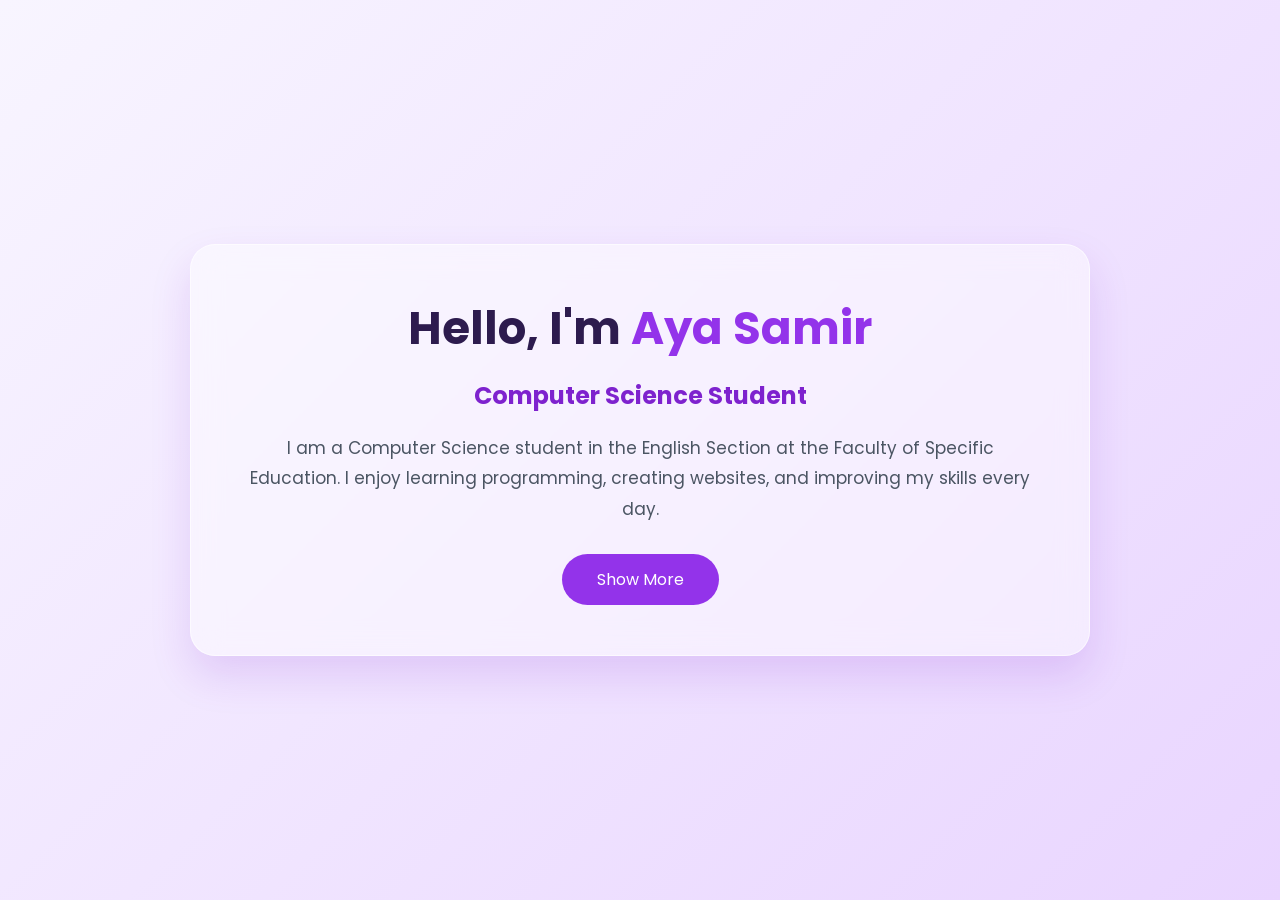
<file: Aya Samir/index.html>
<!DOCTYPE html>
<html lang="en">
<head>
    <meta charset="UTF-8">
    <meta name="viewport" content="width=device-width, initial-scale=1.0">
    <title>Aya Samir | About Me</title>

    <link rel="stylesheet" href="style.css">

    <link rel="preconnect" href="https://fonts.googleapis.com">
    <link rel="preconnect" href="https://fonts.gstatic.com" crossorigin>
    <link href="https://fonts.googleapis.com/css2?family=Poppins:wght@400;600;700&display=swap" rel="stylesheet">
</head>

<body>

<section class="hero">

    <h1>Hello, I'm <span>Aya Samir</span></h1>

    <h2>Computer Science Student</h2>

    <p>
        I am a Computer Science student in the English Section at the
        Faculty of Specific Education. I enjoy learning programming,
        creating websites, and improving my skills every day.
    </p>

    <button id="aboutBtn">Show More</button>

    <div id="aboutBox" style="display:none;">
        <h3>About Me</h3>

        <p>
            I am interested in Front-End Development and currently learning
            HTML, CSS, JavaScript, Git, and GitHub.
        </p>

        <h3>My Skills</h3>

        <ul>
            <li>HTML</li>
            <li>CSS</li>
            <li>JavaScript</li>
            <li>Git & GitHub</li>
            <li>Problem Solving</li>
        </ul>

        <h3>My Goal</h3>

        <p>
            My goal is to become a professional software developer and
            build modern and responsive web applications.
        </p>
    </div>

</section>

<script src="script.js"></script>

</body>
</html>
</file>
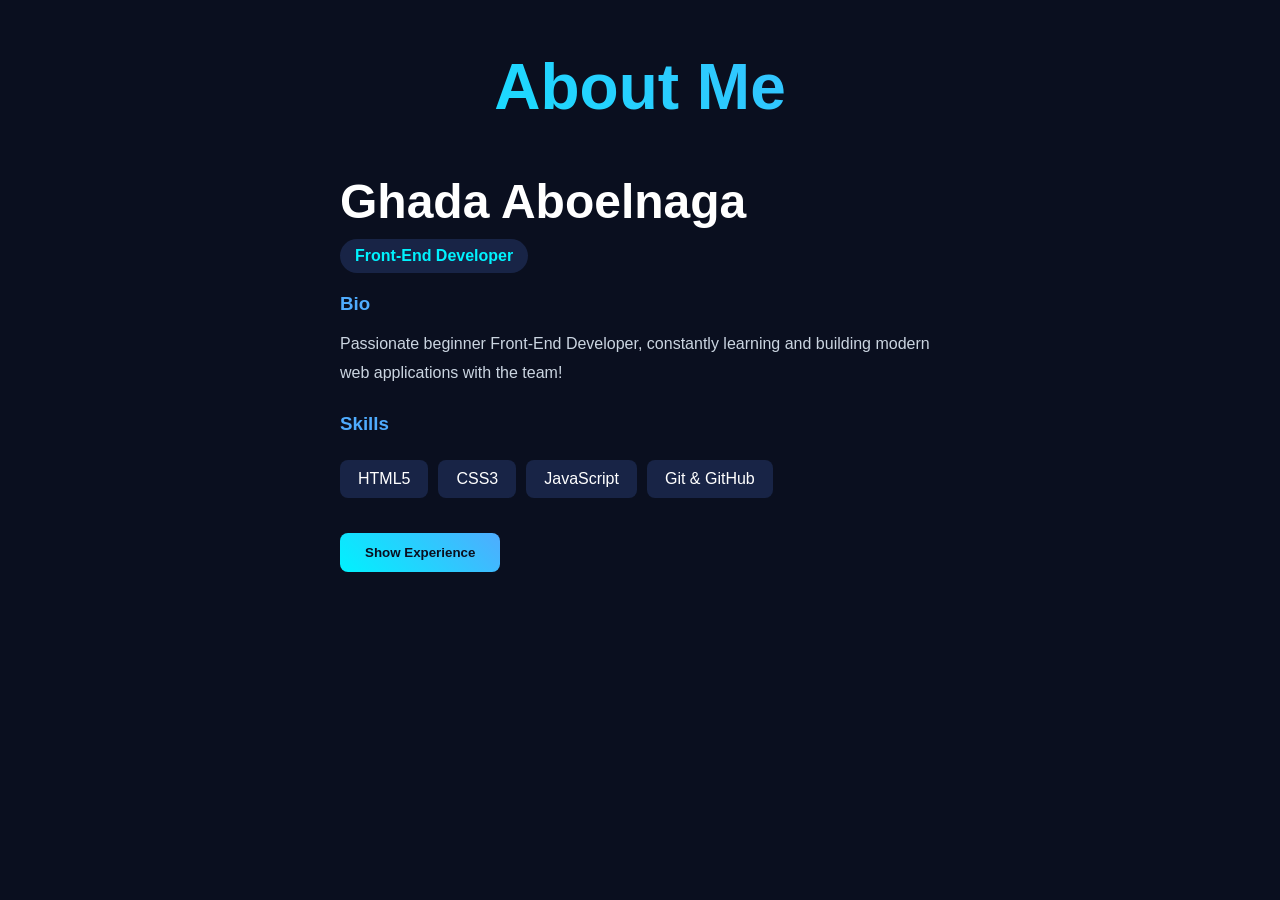
<file: Ghada aboelnaga/index.html>
<!DOCTYPE html>
<html lang="en">
<head>
<meta charset="UTF-8">
<meta name="viewport" content="width=device-width, initial-scale=1.0">
<title>Ghada Aboelnaga - Portfolio</title>
<!-- <link rel="stylesheet" href="https://raw.githubusercontent.com/MoGLCL/About/b683ad91efb2336a3aca1a656331093fe71750f8/Ghada%20aboelnaga/Yasmin%20Ali/Style.css"> -->
<style>
    
*{
    margin: 0;
    padding: 0;
    box-sizing: border-box;
    font-family: 'Segoe UI', sans-serif;
}

body{
    min-height: 100vh;
    background: #0a0f1f;
    color: white;
    transition: .4s;
}

.about{
    padding: 50px 10%;
}

.title{
    text-align: center;
    font-size: 4rem;
    margin-bottom: 50px;
    background: linear-gradient(45deg, #00f2fe, #4facfe);
    -webkit-background-clip: text;
    color: transparent;
}

.container{
    display: flex;
    align-items: center;
    justify-content: center;
    gap: 80px;
    flex-wrap: wrap;
}

.right{
    max-width: 600px;
    animation: slide .8s ease;
}

.right h2{
    font-size: 3rem;
    margin-bottom: 10px;
}

.info{
    display: flex;
    gap: 15px;
    align-items: center;
    margin-bottom: 20px;
}

.exp{
    background: #182446;
    padding: 8px 15px;
    border-radius: 20px;
    font-weight: 600;
    color: #00f2fe;
}

.right h3{
    color: #4facfe;
    margin-bottom: 15px;
}

.right p{
    line-height: 1.8;
    margin-bottom: 25px;
    color: #cbd5e1;
}

.skills{
    display: flex;
    flex-wrap: wrap;
    gap: 10px;
    margin-bottom: 25px;
}

.skills h3{
    width: 100%;
}

.skill{
    padding: 10px 18px;
    background: #182446;
    border-radius: 8px;
    transition: .3s;
    cursor: default;
}

.skill:hover{
    transform: translateY(-5px);
    background: #00f2fe;
    color: #0a0f1f;
    font-weight: bold;
}

#experienceBtn{
    display: inline-block;
    padding: 12px 25px;
    border: none;
    border-radius: 8px;
    cursor: pointer;
    background: linear-gradient(45deg, #00f2fe, #4facfe);
    color: #0a0f1f;
    font-weight: bold;
    text-decoration: none;
    margin-top: 10px;
    transition: transform 0.2s ease;
}

#experienceBtn:hover{
    transform: scale(1.05);
}

#experienceBox{
    display: none;
    margin-top: 20px;
    background: #182446;
    padding: 20px;
    border-radius: 10px;
    border-left: 4px solid #00f2fe;
}

#experienceBox ul{
    padding-left: 20px;
}

#experienceBox li{
    margin: 10px 0;
    color: #e2e8f0;
}

@keyframes slide{
    from{
        opacity: 0;
        transform: translateX(50px);
    }
    to{
        opacity: 1;
        transform: translateX(0);
    }
}

@media(max-width: 768px){
    .title{  
        font-size: 2.5rem;  
    }  
    .right h2{  
        font-size: 2rem;  
    }
}
</style>
</head>
<body>

<section class="about">
<h1 class="title">About Me</h1>

<div class="container">
<div class="right">
<h2>Ghada Aboelnaga</h2>

<div class="info">
<span class="exp">Front-End Developer</span>
</div>

<h3>Bio</h3>
<p>Passionate beginner Front-End Developer, constantly learning and building modern web applications with the team!</p>

<div class="skills">
<h3>Skills</h3>
<div class="skill">HTML5</div>
<div class="skill">CSS3</div>
<div class="skill">JavaScript</div>
<div class="skill">Git & GitHub</div>
</div>

<button id="experienceBtn">Show Experience</button>

<div id="experienceBox">
<h3>Experience & Projects:</h3>
<ul>
<li>Building responsive web interfaces (Responsive Design).</li>
<li>Team collaboration using Git & GitHub.</li>
</ul>
</div>

</div>
</div>
</section>

<script>
    const experienceBtn = document.getElementById("experienceBtn");
const experienceBox = document.getElementById("experienceBox");

experienceBtn.addEventListener("click", () => {
    if (experienceBox.style.display === "block") {  
        experienceBox.style.display = "none";  
        experienceBtn.textContent = "Show Experience";  
    } else {  
        experienceBox.style.display = "block";  
        experienceBtn.textContent = "Hide Experience";  
    }
});
</script>
</body>
</html>
</file>
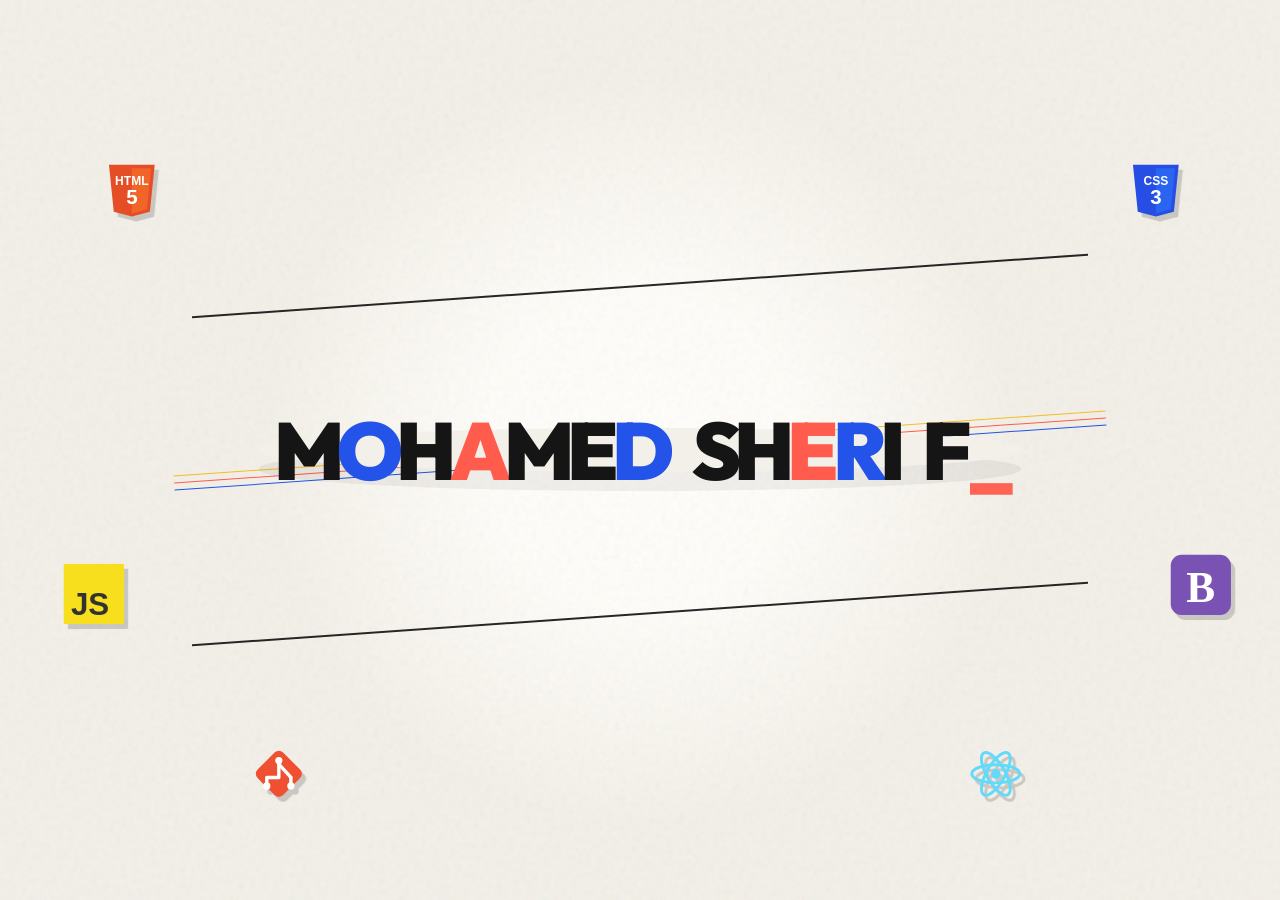
<file: Mohamed-Sherif/index.html>
﻿<!DOCTYPE html>
<html lang="en">

<head>
  <meta charset="UTF-8" />
  <meta name="viewport" content="width=device-width, initial-scale=1.0" />
  <title>Mohamed Sherif</title>
  <link rel="preconnect" href="https://fonts.googleapis.com" />
  <link
    href="https://fonts.googleapis.com/css2?family=DM+Mono:wght@400;500&family=Outfit:wght@400;600;700;800;900&display=swap"
    rel="stylesheet" />
  <link rel="stylesheet" href="style.css" />
</head>

<body>
  <div class="bg">
    <div class="grid"></div>
    <div class="noise"></div>
  </div>
  <div id="bubbles-layer"></div>
  <main class="hero">
    <div class="headline"><span id="typed"></span><span class="cursor">_</span></div>
  </main>
  <script src="script.js"></script>
</body>

</html>
</file>
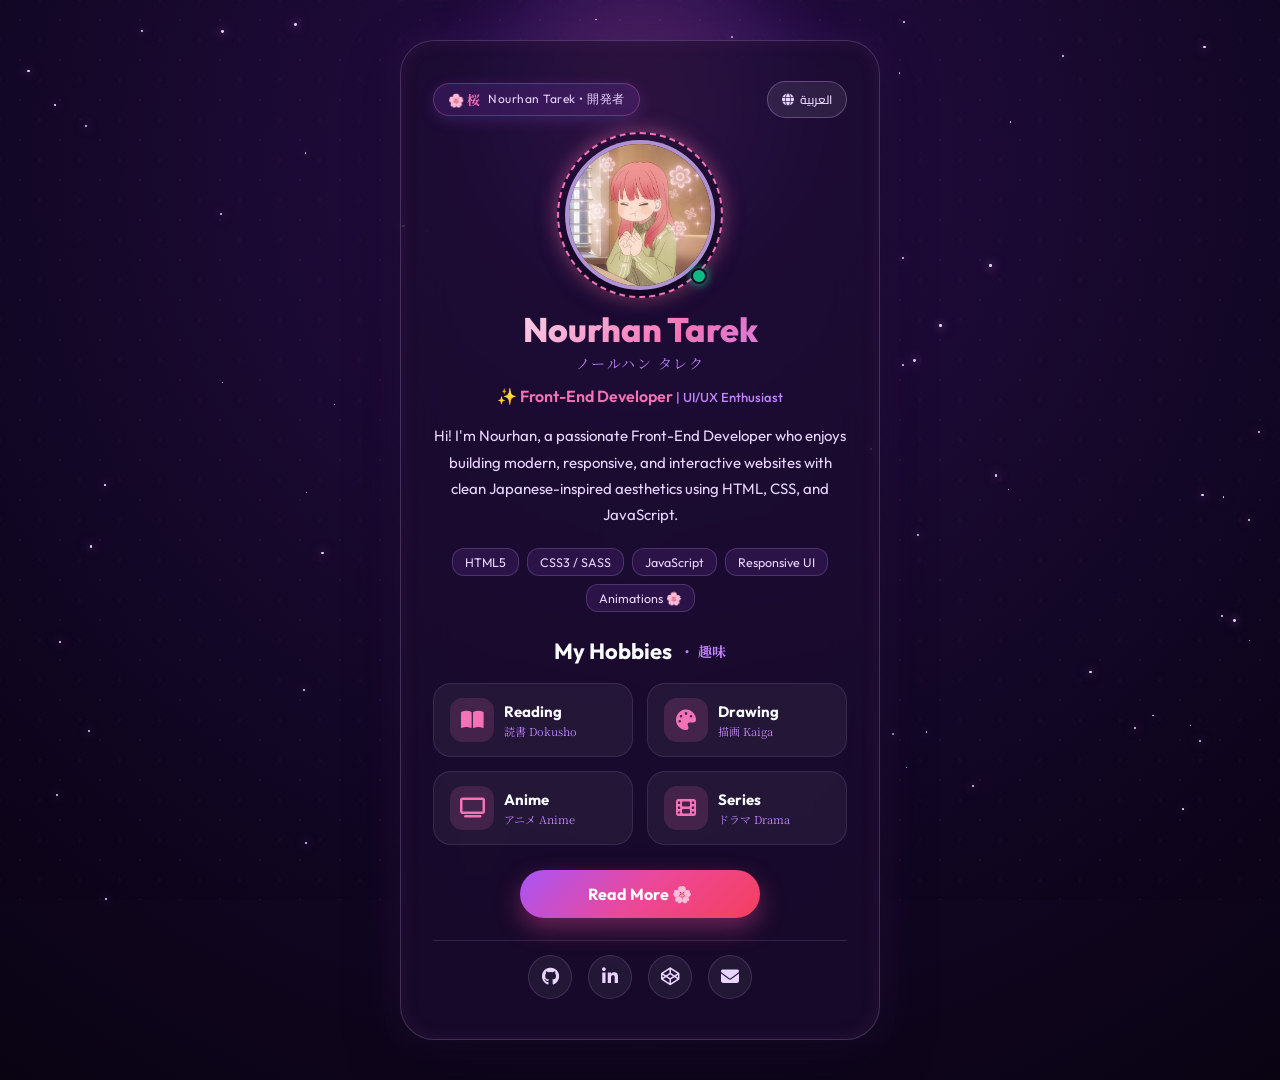
<file: nour/index.html>
<!DOCTYPE html>
<html lang="en" dir="ltr">
<head>
    <meta charset="UTF-8">
    <meta name="viewport" content="width=device-width, initial-scale=1.0">
    <title>Nourhan Tarek | Front-End Developer 🌸</title>

    <!-- Google Fonts -->
    <link rel="preconnect" href="https://fonts.googleapis.com">
    <link rel="preconnect" href="https://fonts.gstatic.com" crossorigin>
    <link href="https://fonts.googleapis.com/css2?family=Cairo:wght@400;600;700;800&family=Noto+Serif+JP:wght@400;600;700&family=Outfit:wght@400;500;600;700;800&family=Poppins:wght@300;400;500;600;700&display=swap" rel="stylesheet">

    <!-- Font Awesome -->
    <link rel="stylesheet" href="https://cdnjs.cloudflare.com/ajax/libs/font-awesome/6.6.0/css/all.min.css">

    <link rel="stylesheet" href="style.css">
</head>

<body>

    <!-- Japanese Ambient Overlay & Moon -->
    <div id="japanese-moon"></div>
    <div class="bg-pattern"></div>
    
    <!-- Floating Sakura Petals -->
    <div id="sakura-container"></div>

    <!-- Stars / Twinkle -->
    <div id="stars"></div>

    <!-- Main Container -->
    <section class="about">

        <div class="card">
            
            <!-- Language Switcher & Top Japanese Badge -->
            <div class="card-header-bar">
                <div class="jp-badge">
                    <span class="kanji">🌸 桜</span>
                    <span class="romaji" id="badge-text">Nourhan Tarek • 開発者</span>
                </div>

                <button class="lang-switch-btn" onclick="toggleLanguage()" title="Switch Language / تغيير اللغة">
                    <i class="fa-solid fa-globe"></i>
                    <span id="lang-btn-text">العربية</span>
                </button>
            </div>

            <!-- Profile Avatar with Sakura Frame -->
            <div class="profile-wrapper">
                <div class="sakura-ring"></div>
                <img src="nourhan.png" alt="Nourhan Tarek" class="profile" id="profile-img">
                <span class="status-dot" title="Available for projects"></span>
            </div>

            <h1 id="hero-title">Nourhan Tarek</h1>
            <p class="jp-subtext" id="hero-subtext">ノールハン タレク</p>

            <h3 class="role-title" id="role-title">✨ Front-End Developer <span id="role-subtitle">| UI/UX Enthusiast</span></h3>

            <p id="about-text">
                Hi! I'm Nourhan, a passionate Front-End Developer who enjoys building modern, responsive, and interactive websites with clean Japanese-inspired aesthetics using HTML, CSS, and JavaScript.
            </p>

            <!-- Skills Tags -->
            <div class="skills-tags">
                <span class="tag">HTML5</span>
                <span class="tag">CSS3 / SASS</span>
                <span class="tag">JavaScript</span>
                <span class="tag">Responsive UI</span>
                <span class="tag">Animations 🌸</span>
            </div>

            <h2 id="hobbies-title">My Hobbies <span class="jp-heading">・ 趣味</span></h2>

            <div class="hobbies">

                <div class="box">
                    <div class="box-icon"><i class="fa-solid fa-book-open"></i></div>
                    <div class="box-text">
                        <span id="hobby1-title">Reading</span>
                        <small id="hobby1-sub">読書 Dokusho</small>
                    </div>
                </div>

                <div class="box">
                    <div class="box-icon"><i class="fa-solid fa-palette"></i></div>
                    <div class="box-text">
                        <span id="hobby2-title">Drawing</span>
                        <small id="hobby2-sub">描画 Kaiga</small>
                    </div>
                </div>

                <div class="box">
                    <div class="box-icon"><i class="fa-solid fa-tv"></i></div>
                    <div class="box-text">
                        <span id="hobby3-title">Anime</span>
                        <small id="hobby3-sub">アニメ Anime</small>
                    </div>
                </div>

                <div class="box">
                    <div class="box-icon"><i class="fa-solid fa-film"></i></div>
                    <div class="box-text">
                        <span id="hobby4-title">Series</span>
                        <small id="hobby4-sub">ドラマ Drama</small>
                    </div>
                </div>

            </div>

            <div class="actions">
                <button class="btn-primary" onclick="toggleReadMore()">
                    <span id="read-more-btn-text">Read More 🌸</span>
                </button>
            </div>

            <!-- Social Links -->
            <div class="social-links">
                <a href="https://github.com" target="_blank" rel="noopener noreferrer" title="GitHub" class="social-icon"><i class="fa-brands fa-github"></i></a>
                <a href="https://linkedin.com" target="_blank" rel="noopener noreferrer" title="LinkedIn" class="social-icon"><i class="fa-brands fa-linkedin-in"></i></a>
                <a href="https://codepen.io" target="_blank" rel="noopener noreferrer" title="CodePen" class="social-icon"><i class="fa-brands fa-codepen"></i></a>
                <a href="mailto:nourhan@example.com" title="Email" class="social-icon"><i class="fa-solid fa-envelope"></i></a>
            </div>

        </div>

    </section>

    <!-- Modal for Detailed Info -->
    <div id="read-more-modal" class="modal" onclick="handleModalBackdropClick(event)">
        <div class="modal-content">
            <span class="close-btn" onclick="toggleReadMore()">&times;</span>
            <div class="modal-header">
                <span class="modal-kanji">私について</span>
                <h3 id="modal-title">About Me 💜</h3>
            </div>
            <div class="modal-body" id="modal-body">
                <p>Hi there! I'm <b>Nourhan Tarek</b>, a Front-End Developer dedicated to crafting creative web experiences.</p>
                <ul>
                    <li>🚀 Skilled in constructing responsive, modern, and high-performance user interfaces.</li>
                    <li>🎨 Lover of clean visual hierarchies, smooth micro-animations, and aesthetic design systems.</li>
                    <li>📱 Focused on writing clean, modular code with seamless cross-device compatibility.</li>
                    <li>🌸 Enthusiastic about continuous learning and bringing imaginative ideas to life on the web.</li>
                </ul>
            </div>
            <div class="modal-footer">
                <button class="btn-secondary" onclick="toggleReadMore()" id="modal-close-btn">Close</button>
            </div>
        </div>
    </div>

    <script src="script.js"></script>

</body>
</html>
</file>
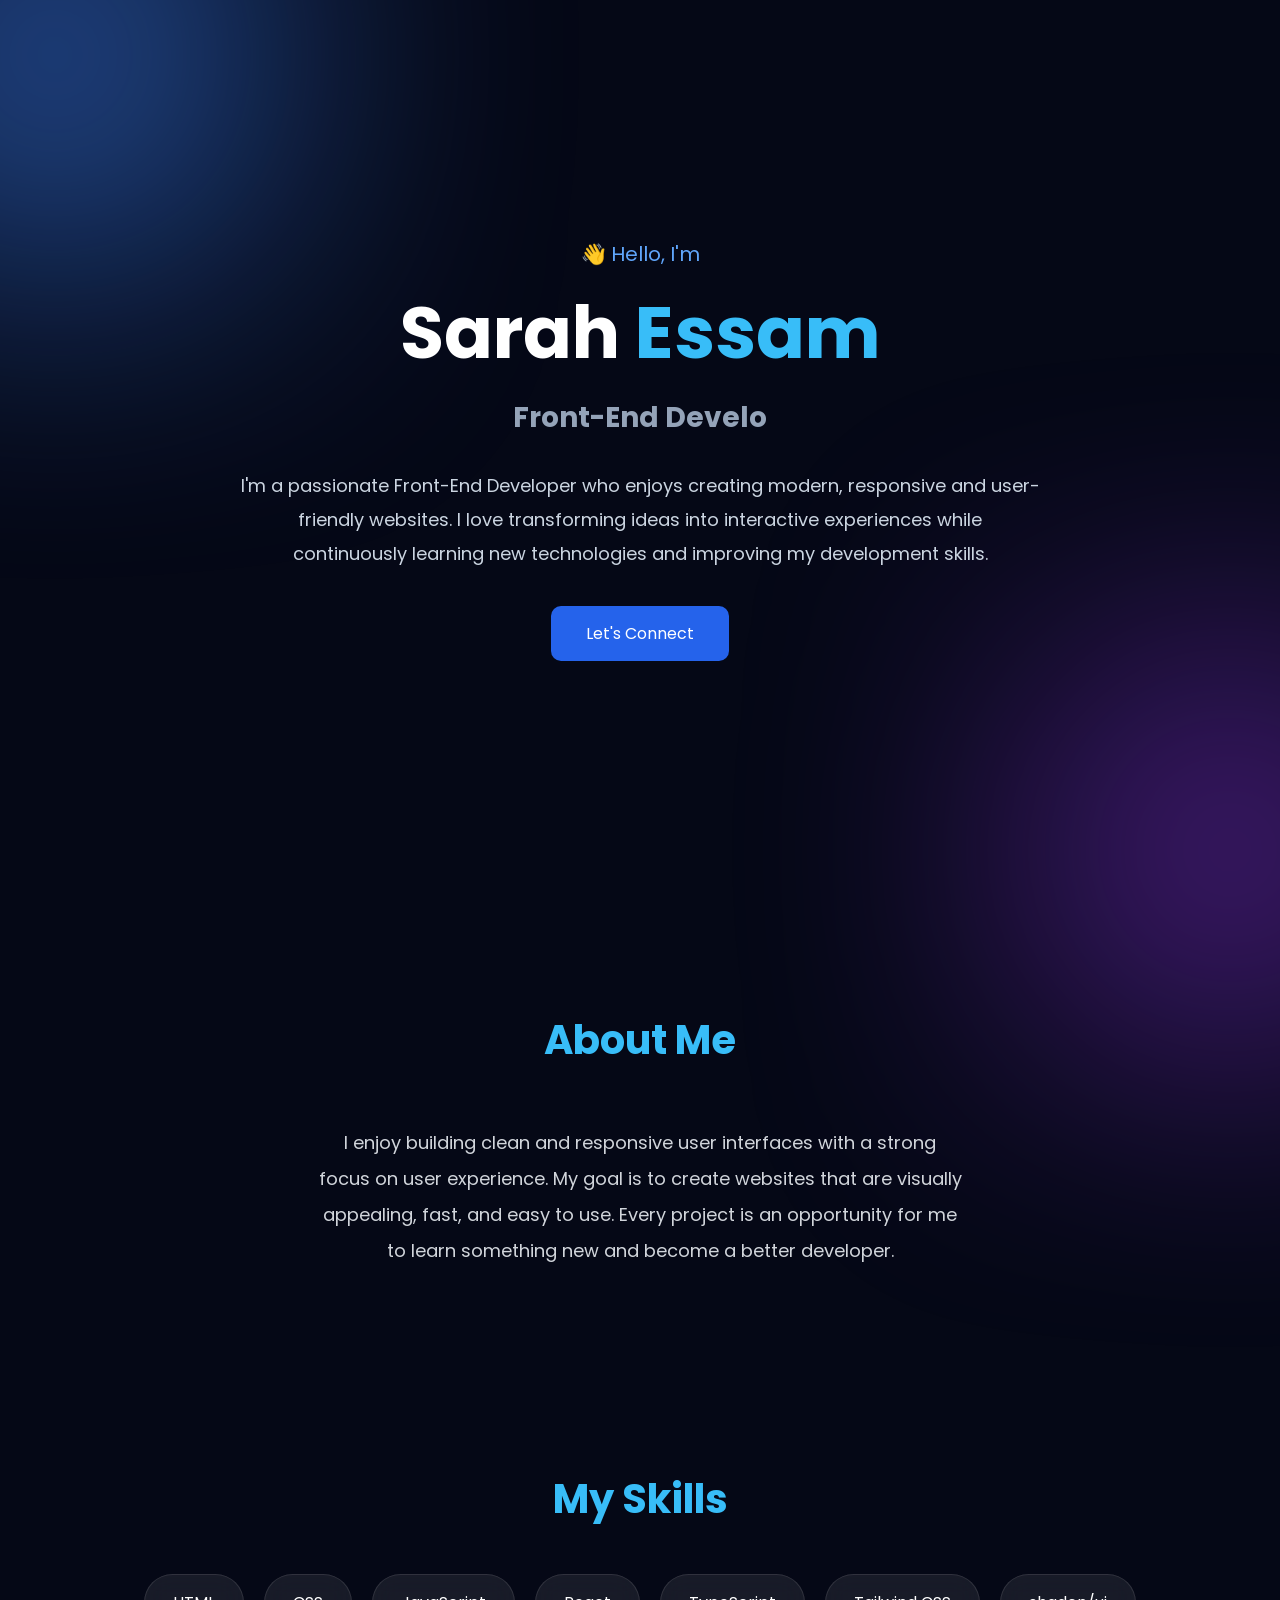
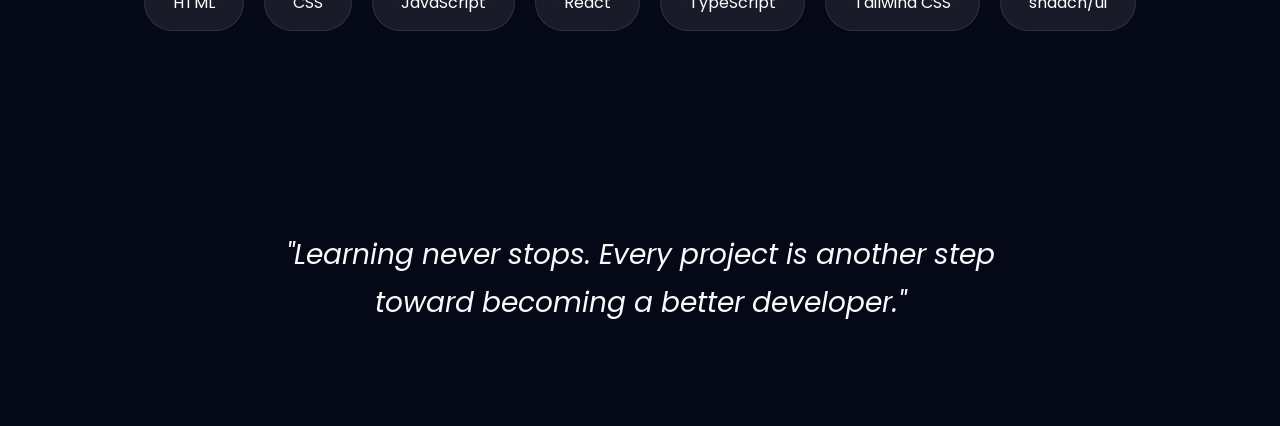
<file: sarah essam/index.html>
<!DOCTYPE html>
<html lang="en">

<head>
    <meta charset="UTF-8">
    <meta name="viewport" content="width=device-width, initial-scale=1.0">
    <title>Sarah Essam | About Me</title>

    <link rel="stylesheet" href="style.css">

    <!-- Google Font -->
    <link rel="preconnect" href="https://fonts.googleapis.com">
    <link rel="preconnect" href="https://fonts.gstatic.com" crossorigin>
    <link href="https://fonts.googleapis.com/css2?family=Poppins:wght@300;400;500;600;700&display=swap" rel="stylesheet">
</head>

<body>

    <div class="blob blob1"></div>
    <div class="blob blob2"></div>

    <section class="hero">

        <div class="content">

            <p class="hello">👋 Hello, I'm</p>

            <h1>Sarah <span>Essam</span></h1>

            <h2 id="typing"></h2>

            <p class="description">

                I'm a passionate Front-End Developer who enjoys creating
                modern, responsive and user-friendly websites.

                I love transforming ideas into interactive experiences
                while continuously learning new technologies and improving
                my development skills.

            </p>

            <a href="#" class="btn">Let's Connect</a>

        </div>

    </section>

    <section class="about reveal">

        <h2 class="section-title">
            About Me
        </h2>

        <p>

            I enjoy building clean and responsive user interfaces with
            a strong focus on user experience.

            My goal is to create websites that are visually appealing,
            fast, and easy to use.

            Every project is an opportunity for me to learn something
            new and become a better developer.

        </p>

    </section>

    <section class="skills reveal">

        <h2 class="section-title">
            My Skills
        </h2>

        <div class="skills-container">

            <div class="skill">HTML</div>

            <div class="skill">CSS</div>

            <div class="skill">JavaScript</div>

            <div class="skill">React</div>

            <div class="skill">TypeScript</div>

            <div class="skill">Tailwind CSS</div>

            <div class="skill">shadcn/ui</div>

        </div>

    </section>

    <section class="quote reveal">

        <blockquote>

            "Learning never stops.
            Every project is another step toward becoming a better developer."

        </blockquote>

    </section>

    <script src="script.js"></script>

</body>

</html>
</file>
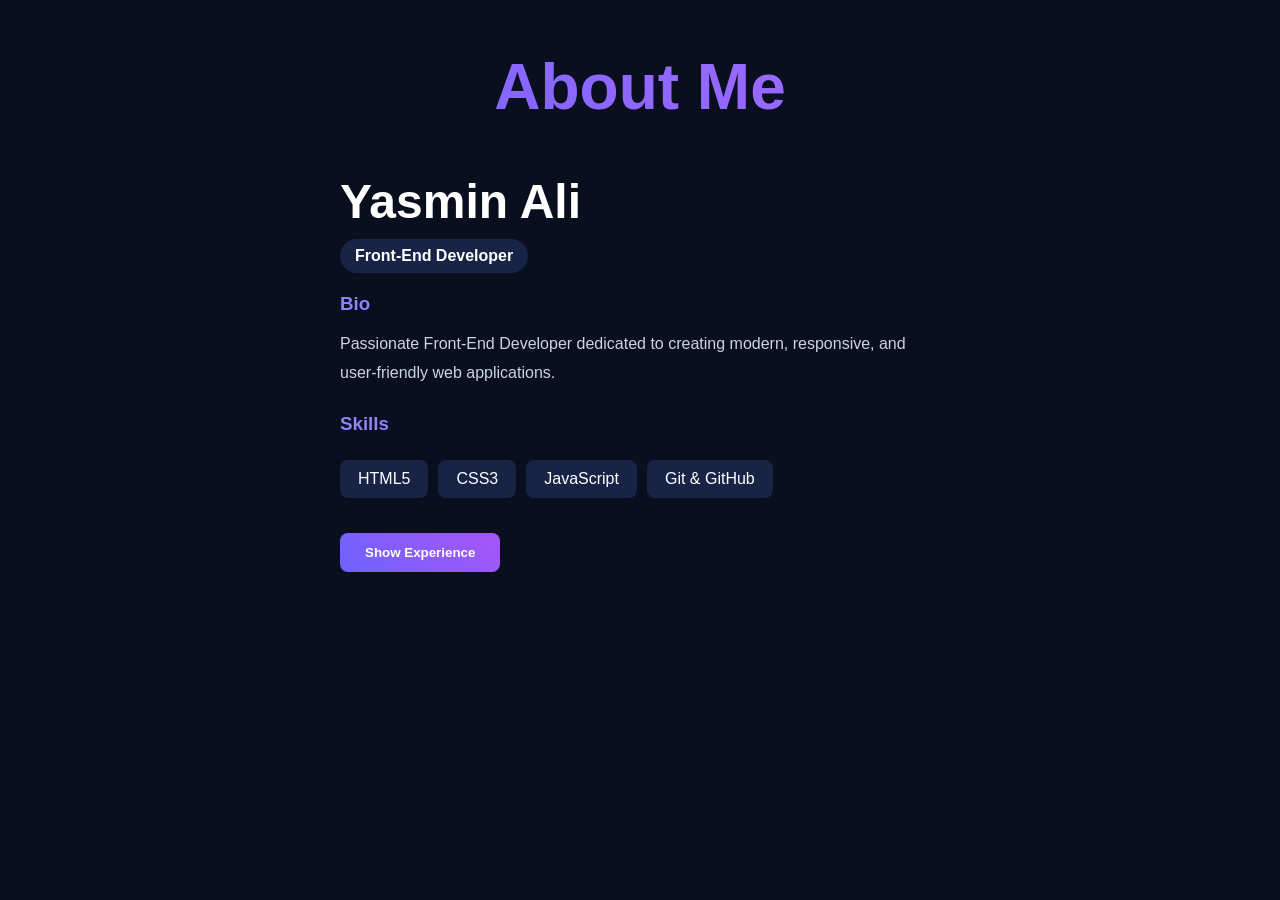
<file: Yasmin Ali/index.html>
<!DOCTYPE html>
<html lang="en">
<head>
    <meta charset="UTF-8">
    <meta name="viewport" content="width=device-width, initial-scale=1.0">
    <title>Yasmin Ali - Portfolio</title>
    <link rel="stylesheet" href="style.css">
</head>
<body>

    <section class="about">
        <h1 class="title">About Me</h1>

        <div class="container">
            <div class="right">
                <h2>Yasmin Ali</h2>

                <div class="info">
                    <span class="exp">Front-End Developer</span>
                </div>

                <h3>Bio</h3>
                <p>Passionate Front-End Developer dedicated to creating modern, responsive, and user-friendly web applications.</p>

                <div class="skills">
                    <h3>Skills</h3>
                    <div class="skill">HTML5</div>
                    <div class="skill">CSS3</div>
                    <div class="skill">JavaScript</div>
                    <div class="skill">Git & GitHub</div>
                </div>

                <button id="experienceBtn">Show Experience</button>
                <div id="experienceBox">
                    <h3>Experience & Projects:</h3>
                    <ul>
                        <li>Developing responsive web interfaces using modern CSS frameworks.</li>
                        <li>Building interactive UI elements with Vanilla JavaScript.</li>
                        <li>Team collaboration and version control using Git & GitHub.</li>
                    </ul>
                </div>

            </div>
        </div>
    </section>

    <script src="script.js"></script>
</body>
</html>
</file>
<file: Aya Samir/style.css>
*{
    margin:0;
    padding:0;
    box-sizing:border-box;
    font-family:"Poppins", sans-serif;
}

body{
    min-height:100vh;
    background:linear-gradient(135deg,#f8f5ff,#e9d5ff);
    color:#2d1b4e;
    display:flex;
    justify-content:center;
    align-items:center;
    overflow-x:hidden;
}


/* Hero */

.hero{
    width:90%;
    max-width:900px;
    text-align:center;
    padding:50px;
    background:rgba(255,255,255,.45);
    border:1px solid rgba(255,255,255,.6);
    backdrop-filter:blur(15px);
    border-radius:25px;
    box-shadow:0 20px 40px rgba(126,34,206,.15);
    animation:show 1s ease;
}


.hero h1{
    font-size:45px;
    margin-bottom:15px;
}


.hero h1 span{
    color:#9333ea;
}


.hero h2{
    color:#7e22ce;
    margin-bottom:20px;
}


.hero p{
    line-height:1.8;
    color:#4b5563;
    font-size:17px;
}


/* Button */

button{

    margin-top:30px;
    padding:13px 35px;
    border:none;
    border-radius:30px;
    background:#9333ea;
    color:white;
    font-size:16px;
    cursor:pointer;
    transition:.4s;
}


button:hover{

    background:#6b21a8;
    transform:translateY(-5px);
    box-shadow:0 10px 25px rgba(147,51,234,.4);

}


/* About Box */

#aboutBox{

    margin-top:35px;
    padding:25px;
    background:rgba(255,255,255,.6);
    border-radius:20px;
    animation:slide .6s ease;
}


#aboutBox h3{

    color:#9333ea;
    margin:20px 0 10px;

}


ul{

    list-style:none;
    display:flex;
    justify-content:center;
    flex-wrap:wrap;
    gap:10px;
}


li{

    background:#ede9fe;
    padding:10px 20px;
    border-radius:20px;
    color:#6b21a8;
    transition:.3s;

}


li:hover{

    background:#9333ea;
    color:white;
    transform:translateY(-5px);

}


/* Animations */

@keyframes show{

    from{
        opacity:0;
        transform:translateY(40px);
    }

    to{
        opacity:1;
        transform:translateY(0);
    }

}


@keyframes slide{

    from{
        opacity:0;
        transform:scale(.9);
    }

    to{
        opacity:1;
        transform:scale(1);
    }

}


/* Mobile */

@media(max-width:600px){

    .hero{
        padding:30px 20px;
    }

    .hero h1{
        font-size:32px;
    }

}
</file>
<file: Mohamed-Sherif/style.css>
*,
*::before,
*::after {
    margin: 0;
    padding: 0;
    box-sizing: border-box
}

:root {
    --paper: #f3f0e9;
    --ink: #151515;
    --blue: #2353e8;
    --coral: #ff5c4d;
    --line: rgba(21, 21, 21, .15)
}

html,
body {
    width: 100%;
    height: 100%;
    overflow: hidden;
    background: var(--paper);
    color: var(--ink);
    font-family: 'Outfit', sans-serif
}

/* An editorial, print-inspired canvas. */
.bg {
    position: fixed;
    inset: 0;
    z-index: 0;
    overflow: hidden;
    background: radial-gradient(circle at 50% 50%, #fffdf8 0 20%, transparent 48%), var(--paper)
}

.bg::before {
    content: '';
    position: absolute;
    width: 50vw;
    height: 50vw;
    left: 50%;
    top: 50%;
    transform: translate(-50%, -50%);
    border-radius: 50%;
    background: radial-gradient(circle, rgba(255, 255, 255, .45), transparent 68%);
    filter: blur(18px)
}

.bg::after {
    content: '';
    position: absolute;
    inset: -20%;
    opacity: .13;
    background-image: linear-gradient(90deg, transparent 49.8%, #151515 50%, transparent 50.2%), linear-gradient(transparent 49.8%, #151515 50%, transparent 50.2%);
    background-size: 16px 16px;
    mask-image: radial-gradient(circle at center, black, transparent 58%)
}

.grid {
    display: none
}

.noise {
    position: absolute;
    inset: 0;
    opacity: .075;
    mix-blend-mode: multiply;
    background-image: url("data:image/svg+xml,%3Csvg viewBox='0 0 180 180' xmlns='http://www.w3.org/2000/svg'%3E%3Cfilter id='n'%3E%3CfeTurbulence type='fractalNoise' baseFrequency='.85' numOctaves='4' stitchTiles='stitch'/%3E%3C/filter%3E%3Crect width='100%25' height='100%25' filter='url(%23n)'/%3E%3C/svg%3E")
}

@keyframes paperShift {
    to {
        transform: translate(-50%, -50%) rotate(9deg) scale(1.04);
        border-radius: 56% 44% 41% 59%/42% 61% 39% 58%
    }
}

/* The composition contains no copy besides the kinetic title. */
.hero {
    position: fixed;
    inset: 0;
    z-index: 10;
    display: grid;
    place-items: center;
    pointer-events: none;
    padding: 34px
}

.hero::before {
    content: '';
    position: absolute;
    width: min(70vw, 980px);
    height: min(26vw, 330px);
    border-top: 2px solid var(--ink);
    border-bottom: 2px solid var(--ink);
    transform: skewY(-4deg);
    opacity: .92
}

.hero::after {
    content: '';
    position: absolute;
    width: min(73vw, 1020px);
    height: 1px;
    background: var(--coral);
    transform: rotate(-4deg);
    box-shadow: 0 7px 0 var(--blue), 0 -7px 0 #f5bd24
}

.headline {
    position: relative;
    z-index: 1;
    font-size: clamp(2.7rem, 6.3vw, 6.7rem);
    font-weight: 900;
    letter-spacing: -.085em;
    line-height: .92;
    text-transform: uppercase;
    display: flex;
    align-items: center;
    justify-content: center;
    isolation: isolate
}

.headline::before {
    content: '';
    position: absolute;
    z-index: -1;
    width: 104%;
    height: 58%;
    background: var(--paper);
    border-radius: 50%;
    filter: drop-shadow(0 19px 0 rgba(21, 21, 21, .06))
}

#typed {
    display: inline-flex;
    align-items: baseline;
    justify-content: center;
    pointer-events: auto
}

.glyph {
    display: inline-block;
    min-width: .52em;
    position: relative;
    color: var(--ink);
    cursor: grab;
    touch-action: none;
    user-select: none;
    transition: opacity .35s ease, filter .35s ease, width .4s ease, min-width .4s ease, transform .35s cubic-bezier(.22, 1, .36, 1)
}

.glyph:nth-child(5n+2) {
    color: var(--blue)
}

.glyph:nth-child(7n+4) {
    color: var(--coral)
}

.glyph.space {
    min-width: .31em
}

.glyph.empty {
    width: 0;
    min-width: 0;
    opacity: 0;
    overflow: hidden
}

.glyph.ghost {
    color: var(--coral);
    filter: blur(1px);
    opacity: 0;
    transform: translateY(-15px) rotate(6deg) scale(1.18)
}

.glyph.morph {
    animation: glyphMorph .58s cubic-bezier(.22, 1, .36, 1) both
}

.glyph.is-dragging {
    cursor: grabbing;
    z-index: 30;
    transition: none !important;
    filter: drop-shadow(10px 13px 0 rgba(21, 21, 21, .16))
}

.glyph.releasing {
    animation: letterRelease .62s cubic-bezier(.16, 1.5, .3, 1) both
}

@keyframes glyphMorph {
    0% {
        opacity: .12;
        transform: translateY(16px) rotate(-8deg) scale(.72);
        filter: blur(4px)
    }

    65% {
        opacity: 1;
        transform: translateY(-4px) rotate(2deg) scale(1.07);
        filter: blur(0)
    }

    100% {
        transform: none
    }
}

@keyframes letterRelease {
    45% {
        transform: translate(0, -11px) rotate(-4deg) scale(1.1)
    }

    100% {
        transform: none
    }
}

.cursor {
    display: inline-block;
    color: var(--coral);
    font-weight: 900;
    opacity: .95;
    animation: blink .75s step-end infinite;
    margin-left: 5px;
    vertical-align: .04em
}

@keyframes blink {

    0%,
    100% {
        opacity: 1
    }

    50% {
        opacity: 0
    }
}

/* Each moving item takes the real silhouette of its tech icon. */
#bubbles-layer {
    position: fixed;
    inset: 0;
    z-index: 20;
    pointer-events: none
}

.bubble-wrap {
    position: fixed;
    width: clamp(52px, 5.6vw, 78px);
    height: clamp(52px, 5.6vw, 78px);
    cursor: grab;
    user-select: none;
    touch-action: none;
    pointer-events: all;
    animation: bubbleIn .75s cubic-bezier(.34, 1.56, .64, 1) both;
    transition: left .08s linear, top .08s linear, filter .25s ease
}

.bubble-wrap:hover {
    filter: brightness(1.04)
}

.bubble-wrap.is-dragging {
    cursor: grabbing;
    transition: none;
    z-index: 100 !important
}

.bubble-wrap.is-flying {
    z-index: 90 !important
}

.bubble-wrap.impact .bubble-float {
    animation: bubbleImpact .23s ease-out
}

.bubble-float {
    position: absolute;
    inset: 0;
    animation: bubbleIdle var(--idle-duration, 6s) cubic-bezier(.45, .05, .55, .95) infinite alternate
}

.bubble-wrap.is-dragging .bubble-float {
    animation-play-state: paused;
    transform: scale(1.12) rotate(var(--drag-rotation, 0deg))
}

.bubble-wrap.releasing .bubble-float {
    animation: bubbleRelease .7s cubic-bezier(.16, 1.45, .3, 1) both
}

.bubble-icon {
    position: absolute;
    inset: 0;
    overflow: visible;
    transition: transform .3s cubic-bezier(.34, 1.56, .64, 1)
}

.bubble-icon svg {
    width: 100%;
    height: 100%;
    display: block;
    overflow: visible;
    transform: scale(.84);
    filter: drop-shadow(5px 6px 0 rgba(21, 21, 21, .18))
}

.bubble-shell {
    display: none
}

.bubble-wrap:hover .bubble-icon {
    transform: rotate(8deg) scale(1.08)
}

.bubble-wrap.popped .bubble-icon svg {
    filter: drop-shadow(5px 7px 0 rgba(21, 21, 21, .22))
}

@keyframes bubbleIn {
    0% {
        opacity: 0;
        transform: scale(0) rotate(-180deg)
    }

    72% {
        transform: scale(1.14) rotate(5deg)
    }

    100% {
        opacity: 1;
        transform: none
    }
}

@keyframes bubbleIdle {
    0% {
        transform: translate3d(0, 0, 0) rotate(-4deg)
    }

    35% {
        transform: translate3d(5px, -9px, 0) rotate(4deg)
    }

    70% {
        transform: translate3d(-4px, -3px, 0) rotate(-3deg)
    }

    100% {
        transform: translate3d(3px, -12px, 0) rotate(3deg)
    }
}

@keyframes bubbleRelease {
    0% {
        transform: scale(1.12)
    }

    50% {
        transform: translateY(-12px) scale(.9) rotate(-10deg)
    }

    100% {
        transform: none
    }
}

@keyframes bubbleImpact {
    50% {
        transform: scale(.82, 1.18)
    }

    100% {
        transform: none
    }
}

@keyframes shellBurst {
    0% {
        opacity: 1;
        transform: scale(1)
    }

    40% {
        opacity: .7;
        transform: scale(1.45)
    }

    100% {
        opacity: 0;
        transform: scale(1.8)
    }
}

@keyframes spin {
    to {
        transform: rotate(360deg)
    }
}

@media(max-width:700px) {
    .grid {
        inset: 12px;
        border-radius: 12px
    }

    .hero {
        padding: 18px
    }

    .hero::before {
        width: 84vw;
        height: 38vw
    }

    .headline {
        font-size: clamp(1.82rem, 8.15vw, 3.4rem);
        letter-spacing: -.07em
    }

    .hero::after {
        width: 84vw
    }

    .bubble-wrap {
        width: 46px;
        height: 46px
    }

    .bubble-wrap::before {
        inset: -7px
    }

    .glyph {
        min-width: .49em
    }

    .glyph.space {
        min-width: .25em
    }
}
</file>
<file: nour/style.css>
:root {
    --bg-dark: #0c0617;
    --bg-purple-deep: #16092b;
    --purple-primary: #9333ea;
    --purple-light: #c084fc;
    --purple-glow: rgba(168, 85, 247, 0.4);
    --pink-sakura: #f472b6;
    --pink-glow: rgba(244, 114, 182, 0.5);
    --card-bg: rgba(27, 12, 48, 0.68);
    --card-border: rgba(216, 180, 254, 0.22);
    --text-primary: #f8fafc;
    --text-secondary: #e9d5ff;
    --text-muted: #c084fc;
}

* {
    margin: 0;
    padding: 0;
    box-sizing: border-box;
    font-family: 'Outfit', 'Cairo', 'Poppins', -apple-system, BlinkMacSystemFont, sans-serif;
}

html {
    scroll-behavior: smooth;
    font-size: 16px;
}

body {
    display: flex;
    justify-content: center;
    align-items: center;
    min-height: 100vh;
    min-height: 100dvh;
    width: 100%;
    overflow-x: hidden;
    position: relative;
    background: radial-gradient(circle at 50% 15%, #2a0e4a 0%, #150829 55%, #090312 100%);
    color: var(--text-primary);
    padding: 40px 20px;
}

/* Custom Purple Scrollbar */
::-webkit-scrollbar {
    width: 6px;
}
::-webkit-scrollbar-track {
    background: #090312;
}
::-webkit-scrollbar-thumb {
    background: #a855f7;
    border-radius: 4px;
}
::-webkit-scrollbar-thumb:hover {
    background: #f472b6;
}

/* Background Pattern (Japanese Seigaiha / Grid) */
.bg-pattern {
    position: fixed;
    inset: 0;
    pointer-events: none;
    z-index: 1;
    opacity: 0.07;
    background-image: radial-gradient(#d8b4fe 1px, transparent 1px), radial-gradient(#ec4899 1px, #0c0617 1px);
    background-size: 40px 40px;
    background-position: 0 0, 20px 20px;
}

/* Japanese Full Moon Ambient Glow */
#japanese-moon {
    position: fixed;
    top: -80px;
    left: 50%;
    transform: translateX(-50%);
    width: clamp(220px, 40vw, 360px);
    height: clamp(220px, 40vw, 360px);
    border-radius: 50%;
    background: radial-gradient(circle, rgba(244, 114, 182, 0.3) 0%, rgba(168, 85, 247, 0.15) 50%, transparent 75%);
    filter: blur(25px);
    pointer-events: none;
    z-index: 1;
    animation: moonPulse 6s ease-in-out infinite alternate;
}

@keyframes moonPulse {
    0% { transform: translateX(-50%) scale(0.95); opacity: 0.7; }
    100% { transform: translateX(-50%) scale(1.1); opacity: 1; }
}

/* Floating Sakura Petals Engine Container */
#sakura-container {
    position: fixed;
    inset: 0;
    pointer-events: none;
    overflow: hidden;
    z-index: 2;
}

.sakura-petal {
    position: absolute;
    top: -10%;
    background: linear-gradient(135deg, #ffc2df 0%, #f472b6 60%, #e879f9 100%);
    border-radius: 95% 10% 85% 25% / 80% 20% 80% 20%;
    box-shadow: 0 0 8px rgba(244, 114, 182, 0.5);
    opacity: 0.85;
    pointer-events: none;
    will-change: transform, opacity;
    animation: sakuraFall linear infinite, sakuraSway ease-in-out infinite alternate;
}

@keyframes sakuraFall {
    0% {
        top: -10%;
        opacity: 0;
    }
    10% {
        opacity: 0.9;
    }
    90% {
        opacity: 0.9;
    }
    100% {
        top: 110%;
        opacity: 0;
    }
}

@keyframes sakuraSway {
    0% {
        transform: rotate(0deg) rotateY(0deg) translateX(0px);
    }
    50% {
        transform: rotate(180deg) rotateY(180deg) translateX(50px);
    }
    100% {
        transform: rotate(360deg) rotateY(360deg) translateX(-50px);
    }
}

/* Stars / Twinkle */
#stars {
    position: fixed;
    inset: 0;
    pointer-events: none;
    z-index: 1;
}

.star {
    position: absolute;
    width: 2px;
    height: 2px;
    background: #e9d5ff;
    border-radius: 50%;
    box-shadow: 0 0 8px #c084fc, 0 0 14px #f472b6;
    animation: twinkle 3s infinite ease-in-out;
}

@keyframes twinkle {
    0%, 100% { opacity: 0.2; transform: scale(1); }
    50% { opacity: 1; transform: scale(2.2); }
}

/* Main Section & Card */
.about {
    position: relative;
    z-index: 10;
    display: flex;
    justify-content: center;
    align-items: center;
    width: 100%;
    max-width: 480px;
    margin: auto;
}

.card {
    position: relative;
    width: 100%;
    padding: clamp(24px, 6vw, 40px) clamp(18px, 5vw, 32px);
    border-radius: clamp(22px, 5vw, 34px);
    background: var(--card-bg);
    backdrop-filter: blur(24px);
    -webkit-backdrop-filter: blur(24px);
    border: 1px solid var(--card-border);
    box-shadow: 0 20px 50px rgba(12, 6, 23, 0.7),
                0 0 40px rgba(168, 85, 247, 0.15),
                inset 0 0 20px rgba(244, 114, 182, 0.08);
    text-align: center;
    transition: transform 0.4s cubic-bezier(0.175, 0.885, 0.32, 1.275), box-shadow 0.4s ease;
    animation: cardEntrance 0.9s cubic-bezier(0.16, 1, 0.3, 1);
    transform-style: preserve-3d;
}

@keyframes cardEntrance {
    from {
        opacity: 0;
        transform: translateY(50px) scale(0.95);
    }
    to {
        opacity: 1;
        transform: translateY(0) scale(1);
    }
}

.card:hover {
    box-shadow: 0 30px 65px rgba(12, 6, 23, 0.85),
                0 0 50px rgba(244, 114, 182, 0.25),
                inset 0 0 30px rgba(168, 85, 247, 0.15);
}

/* Card Header Bar (Badge + Lang Switcher) */
.card-header-bar {
    display: flex;
    justify-content: space-between;
    align-items: center;
    gap: 10px;
    margin-bottom: 22px;
    width: 100%;
}

/* Top Japanese Badge */
.jp-badge {
    display: inline-flex;
    align-items: center;
    gap: 8px;
    padding: 6px 14px;
    border-radius: 20px;
    background: rgba(168, 85, 247, 0.15);
    border: 1px solid rgba(244, 114, 182, 0.3);
    font-size: clamp(11px, 3vw, 13px);
    color: var(--pink-sakura);
    box-shadow: 0 4px 15px rgba(168, 85, 247, 0.2);
}

.jp-badge .kanji {
    font-family: 'Noto Serif JP', serif;
    font-weight: 700;
}

.jp-badge .romaji {
    font-family: 'Outfit', sans-serif;
    font-size: clamp(10px, 2.6vw, 12px);
    color: var(--text-secondary);
    letter-spacing: 0.5px;
}

/* Language Switcher Button */
.lang-switch-btn {
    display: inline-flex;
    align-items: center;
    gap: 6px;
    padding: 6px 14px;
    border-radius: 20px;
    background: rgba(255, 255, 255, 0.08);
    border: 1px solid rgba(216, 180, 254, 0.3);
    color: var(--text-secondary);
    font-size: 12px;
    font-weight: 600;
    cursor: pointer;
    transition: all 0.3s ease;
}

.lang-switch-btn:hover {
    background: rgba(244, 114, 182, 0.22);
    border-color: var(--pink-sakura);
    color: #fff;
    transform: translateY(-2px);
    box-shadow: 0 4px 14px var(--pink-glow);
}

/* Profile Picture & Sakura Ring */
.profile-wrapper {
    position: relative;
    width: clamp(110px, 28vw, 150px);
    height: clamp(110px, 28vw, 150px);
    margin: 0 auto 18px;
}

.sakura-ring {
    position: absolute;
    inset: -8px;
    border-radius: 50%;
    border: 2px dashed var(--pink-sakura);
    box-shadow: 0 0 20px var(--pink-glow);
    animation: ringRotate 20s linear infinite;
}

@keyframes ringRotate {
    0% { transform: rotate(0deg); }
    100% { transform: rotate(360deg); }
}

.profile {
    width: 100%;
    height: 100%;
    border-radius: 50%;
    object-fit: cover;
    border: 4px solid rgba(216, 180, 254, 0.8);
    transition: transform 0.4s ease, box-shadow 0.4s ease;
    box-shadow: 0 8px 25px rgba(0, 0, 0, 0.5);
    background-color: var(--bg-purple-deep);
}

.profile-wrapper:hover .profile {
    transform: scale(1.06);
    box-shadow: 0 12px 35px var(--purple-glow);
}

.status-dot {
    position: absolute;
    bottom: 6px;
    right: 8px;
    width: clamp(12px, 3.2vw, 16px);
    height: clamp(12px, 3.2vw, 16px);
    background: #10b981;
    border: 2.5px solid #16092b;
    border-radius: 50%;
    box-shadow: 0 0 10px #10b981;
}

html[dir="rtl"] .status-dot {
    right: auto;
    left: 8px;
}

/* Typography */
h1 {
    font-size: clamp(24px, 6.5vw, 34px);
    font-weight: 800;
    background: linear-gradient(135deg, #ffffff 0%, #f472b6 60%, #c084fc 100%);
    -webkit-background-clip: text;
    -webkit-text-fill-color: transparent;
    margin-bottom: 2px;
    word-break: break-word;
}

.jp-subtext {
    font-family: 'Noto Serif JP', 'Outfit', sans-serif;
    font-size: clamp(12px, 3vw, 14px);
    color: var(--text-muted);
    letter-spacing: 1.5px;
    margin-bottom: 12px;
}

.role-title {
    font-size: clamp(14px, 3.8vw, 16px);
    font-weight: 600;
    color: var(--pink-sakura);
    margin-bottom: 16px;
    line-height: 1.4;
}

.role-title span {
    font-family: 'Outfit', sans-serif;
    font-size: clamp(11px, 3vw, 13px);
    color: var(--purple-light);
    font-weight: 500;
    display: inline-block;
}

#about-text {
    font-size: clamp(13.5px, 3.2vw, 15px);
    line-height: 1.75;
    color: var(--text-secondary);
    margin-bottom: 20px;
    font-weight: 400;
}

/* Skills Tags */
.skills-tags {
    display: flex;
    flex-wrap: wrap;
    justify-content: center;
    gap: 8px;
    margin-bottom: 25px;
}

.tag {
    font-family: 'Outfit', sans-serif;
    font-size: clamp(11px, 2.8vw, 12.5px);
    padding: 5px 12px;
    border-radius: 12px;
    background: rgba(168, 85, 247, 0.12);
    color: var(--text-secondary);
    border: 1px solid rgba(216, 180, 254, 0.2);
    transition: all 0.3s ease;
}

.tag:hover {
    background: rgba(244, 114, 182, 0.25);
    border-color: var(--pink-sakura);
    transform: translateY(-2px);
    box-shadow: 0 4px 12px var(--pink-glow);
}

/* Section Heading */
h2 {
    font-size: clamp(18px, 4.5vw, 22px);
    margin-bottom: 18px;
    color: var(--text-primary);
    display: flex;
    align-items: center;
    justify-content: center;
    gap: 8px;
}

h2 .jp-heading {
    font-family: 'Noto Serif JP', serif;
    font-size: clamp(12px, 3vw, 14px);
    color: var(--purple-light);
}

/* Hobbies Grid */
.hobbies {
    display: grid;
    grid-template-columns: repeat(2, 1fr);
    gap: clamp(10px, 2.5vw, 14px);
    margin-bottom: 25px;
}

.box {
    display: flex;
    align-items: center;
    gap: 10px;
    padding: clamp(10px, 2.8vw, 14px) clamp(12px, 3vw, 16px);
    border-radius: 18px;
    background: rgba(255, 255, 255, 0.05);
    border: 1px solid rgba(216, 180, 254, 0.12);
    text-align: left;
    transition: all 0.35s cubic-bezier(0.4, 0, 0.2, 1);
}

html[dir="rtl"] .box {
    text-align: right;
}

.box:hover {
    transform: translateY(-4px);
    background: rgba(168, 85, 247, 0.18);
    border-color: rgba(244, 114, 182, 0.5);
    box-shadow: 0 8px 20px rgba(168, 85, 247, 0.25);
}

.box-icon {
    display: flex;
    align-items: center;
    justify-content: center;
    width: clamp(38px, 9vw, 44px);
    height: clamp(38px, 9vw, 44px);
    border-radius: 13px;
    background: rgba(244, 114, 182, 0.15);
    color: var(--pink-sakura);
    font-size: clamp(16px, 4vw, 20px);
    flex-shrink: 0;
    transition: all 0.3s ease;
}

.box:hover .box-icon {
    background: var(--pink-sakura);
    color: #fff;
    box-shadow: 0 0 15px var(--pink-sakura);
    transform: scale(1.08) rotate(5deg);
}

.box-text span {
    display: block;
    font-size: clamp(13.5px, 3.2vw, 15px);
    font-weight: 700;
    color: var(--text-primary);
}

.box-text small {
    display: block;
    font-size: clamp(10px, 2.4vw, 11px);
    color: var(--text-muted);
    font-family: 'Noto Serif JP', 'Outfit', sans-serif;
    margin-top: 2px;
}

/* Action Buttons */
.actions {
    margin-bottom: 22px;
}

.btn-primary {
    width: 100%;
    max-width: 240px;
    padding: 14px 28px;
    min-height: 48px;
    border: none;
    border-radius: 30px;
    cursor: pointer;
    font-size: clamp(14px, 3.5vw, 16px);
    font-weight: 700;
    color: white;
    background: linear-gradient(135deg, #a855f7 0%, #ec4899 50%, #f43f5e 100%);
    box-shadow: 0 10px 25px rgba(236, 72, 153, 0.4);
    transition: all 0.35s ease;
    position: relative;
    overflow: hidden;
}

.btn-primary:hover {
    transform: translateY(-4px) scale(1.02);
    box-shadow: 0 15px 35px rgba(236, 72, 153, 0.6);
}

.btn-primary:active {
    transform: translateY(-1px);
}

/* Social Links */
.social-links {
    display: flex;
    justify-content: center;
    gap: clamp(10px, 3vw, 16px);
    padding-top: 14px;
    border-top: 1px solid rgba(216, 180, 254, 0.15);
}

.social-icon {
    display: flex;
    align-items: center;
    justify-content: center;
    width: clamp(38px, 9vw, 44px);
    height: clamp(38px, 9vw, 44px);
    border-radius: 50%;
    background: rgba(255, 255, 255, 0.06);
    color: var(--text-secondary);
    border: 1px solid rgba(216, 180, 254, 0.15);
    text-decoration: none;
    font-size: clamp(15px, 3.8vw, 18px);
    transition: all 0.3s ease;
}

.social-icon:hover {
    background: var(--purple-primary);
    color: white;
    border-color: var(--pink-sakura);
    transform: translateY(-3px) rotate(-8deg);
    box-shadow: 0 6px 18px var(--purple-glow);
}

/* Modal Popup */
.modal {
    position: fixed;
    inset: 0;
    z-index: 100;
    display: flex;
    justify-content: center;
    align-items: center;
    background: rgba(9, 3, 18, 0.95);
    opacity: 0;
    visibility: hidden;
    transition: all 0.35s ease;
    padding: 16px;
}

.modal.active {
    opacity: 1;
    visibility: visible;
}

.modal-content {
    position: relative;
    width: 100%;
    max-width: 440px;
    max-height: 90vh;
    max-height: 90dvh;
    overflow-y: auto;
    padding: clamp(22px, 5vw, 32px) clamp(18px, 4.5vw, 26px);
    background: #1b0a33;
    border: 1px solid rgba(244, 114, 182, 0.3);
    border-radius: clamp(20px, 4vw, 28px);
    box-shadow: 0 25px 60px rgba(0, 0, 0, 0.8), 0 0 35px rgba(236, 72, 153, 0.3);
    transform: scale(0.85);
    transition: transform 0.35s cubic-bezier(0.175, 0.885, 0.32, 1.275);
    text-align: left;
}

html[dir="rtl"] .modal-content {
    text-align: right;
}

.modal.active .modal-content {
    transform: scale(1);
}

.close-btn {
    position: absolute;
    top: 14px;
    right: 18px;
    font-size: 26px;
    color: var(--text-muted);
    cursor: pointer;
    transition: color 0.2s;
    width: 32px;
    height: 32px;
    display: flex;
    align-items: center;
    justify-content: center;
}

html[dir="rtl"] .close-btn {
    right: auto;
    left: 18px;
}

.close-btn:hover {
    color: var(--pink-sakura);
}

.modal-header {
    margin-bottom: 16px;
}

.modal-kanji {
    font-family: 'Noto Serif JP', serif;
    font-size: 13px;
    color: var(--pink-sakura);
    display: block;
    margin-bottom: 4px;
}

.modal-header h3 {
    font-size: clamp(18px, 4.5vw, 22px);
    color: var(--text-primary);
}

.modal-body p {
    font-size: clamp(13.5px, 3.2vw, 15px);
    line-height: 1.7;
    color: var(--text-secondary);
    margin-bottom: 14px;
}

.modal-body ul {
    list-style: none;
    padding: 0;
    margin-bottom: 22px;
}

.modal-body li {
    font-size: clamp(13px, 3vw, 14.5px);
    line-height: 1.7;
    color: var(--text-secondary);
    margin-bottom: 10px;
}

.modal-footer {
    text-align: center;
}

.btn-secondary {
    padding: 10px 28px;
    min-height: 42px;
    border: 1px solid rgba(216, 180, 254, 0.3);
    border-radius: 20px;
    background: rgba(255, 255, 255, 0.08);
    color: var(--text-primary);
    cursor: pointer;
    font-size: 14px;
    font-weight: 600;
    transition: all 0.3s ease;
}

.btn-secondary:hover {
    background: rgba(244, 114, 182, 0.2);
    border-color: var(--pink-sakura);
}

/* Responsive Rules */
@media (max-width: 400px) {
    body {
        padding: 15px 8px;
    }

    .card {
        padding: 22px 14px;
        border-radius: 20px;
    }

    .hobbies {
        grid-template-columns: 1fr;
    }

    .box {
        padding: 10px 12px;
    }

    .btn-primary {
        max-width: 100%;
    }
}

@media (max-height: 680px) {
    body {
        align-items: flex-start;
        padding-top: 20px;
        padding-bottom: 20px;
    }

    .card {
        padding: 22px 20px;
    }

    .profile-wrapper {
        width: 100px;
        height: 100px;
        margin-bottom: 12px;
    }

    .hobbies {
        gap: 8px;
        margin-bottom: 16px;
    }

    .box {
        padding: 8px 12px;
    }
}
</file>
<file: sarah essam/style.css>
* {
    margin: 0;
    padding: 0;
    box-sizing: border-box;
}

body {
    font-family: "Poppins", sans-serif;
    background: #050816;
    color: white;
    overflow-x: hidden;
}

/* Background */

.blob {
    position: fixed;
    border-radius: 50%;
    filter: blur(140px);
    z-index: -1;
}

.blob1 {
    width: 350px;
    height: 350px;
    background: #3b82f6;
    top: -120px;
    left: -120px;
    animation: floatOne 10s ease-in-out infinite alternate;
}

.blob2 {
    width: 300px;
    height: 300px;
    background: #9333ea;
    bottom: -100px;
    right: -100px;
    animation: floatTwo 12s ease-in-out infinite alternate;
}

@keyframes floatOne {
    from {
        transform: translate(0,0);
    }

    to {
        transform: translate(180px,100px);
    }
}

@keyframes floatTwo {
    from {
        transform: translate(0,0);
    }

    to {
        transform: translate(-180px,-120px);
    }
}

/* Hero */

.hero{
    min-height:100vh;
    display:flex;
    justify-content:center;
    align-items:center;
    padding:50px 10%;
}

.content{
    max-width:800px;
    text-align:center;
}

.hello{
    color:#60a5fa;
    font-size:20px;
    margin-bottom:10px;
}

h1{

    font-size:72px;
    margin-bottom:10px;
    animation:slideDown 1s;
}

h1 span{

    color:#38bdf8;
}

#typing{

    color:#94a3b8;
    font-size:28px;
    margin-bottom:30px;
    min-height:35px;
}

.description{

    line-height:1.9;
    color:#cbd5e1;
    font-size:18px;
}

.btn{

    display:inline-block;

    margin-top:35px;

    text-decoration:none;

    color:white;

    background:#2563eb;

    padding:15px 35px;

    border-radius:10px;

    transition:.4s;
}

.btn:hover{

    transform:translateY(-8px);

    box-shadow:0 15px 35px rgba(37,99,235,.4);
}

/* Sections */

section{

    padding:100px 10%;
}

.section-title{

    text-align:center;

    font-size:40px;

    margin-bottom:45px;

    color:#38bdf8;
}

.about{

    max-width:900px;

    margin:auto;

    text-align:center;

    line-height:2;

    color:#d1d5db;

    font-size:18px;
}

/* Skills */

.skills-container{

    display:flex;

    justify-content:center;

    flex-wrap:wrap;

    gap:20px;
}

.skill{

    padding:15px 28px;

    background:rgba(255,255,255,.08);

    border:1px solid rgba(255,255,255,.1);

    border-radius:40px;

    transition:.4s;

    cursor:pointer;

    -webkit-backdrop-filter:blur(12px);
    backdrop-filter:blur(12px);
}

.skill:hover{

    transform:translateY(-10px) scale(1.08);

    background:#2563eb;

    box-shadow:0 0 25px rgba(37,99,235,.5);
}

/* Quote */

.quote{

    text-align:center;
}

blockquote{

    max-width:800px;

    margin:auto;

    font-size:28px;

    line-height:1.7;

    font-style:italic;

    color:#f8fafc;
}

/* Scroll Animation */

.reveal{

    opacity:0;

    transform:translateY(70px);

    transition:1s;
}

.reveal.active{

    opacity:1;

    transform:translateY(0);
}

@keyframes slideDown{

    from{

        opacity:0;

        transform:translateY(-60px);
    }

    to{

        opacity:1;

        transform:translateY(0);
    }
}

/* Responsive */

@media(max-width:768px){

    h1{

        font-size:50px;
    }

    #typing{

        font-size:22px;
    }

    .description{

        font-size:16px;
    }

    .section-title{

        font-size:32px;
    }

    blockquote{

        font-size:22px;
    }

}
</file>
<file: Yasmin Ali/style.css>
*{
    margin: 0;
    padding: 0;
    box-sizing: border-box;
    font-family: 'Segoe UI', sans-serif;
}

body{
    min-height: 100vh;
    background: #0a0f1f;
    color: white;
    transition: .4s;
}

.about{
    padding: 50px 10%;
}

.title{
    text-align: center;
    font-size: 4rem;
    margin-bottom: 50px;
    background: linear-gradient(45deg, #6c63ff, #b26cff);
    -webkit-background-clip: text;
    color: transparent;
}

.container{
    display: flex;
    align-items: center;
    justify-content: center;
    gap: 80px;
    flex-wrap: wrap;
}

.image-box{
    width: 350px;
    height: 350px;
    border-radius: 50%;
    overflow: hidden;
    border: 5px solid #6c63ff;
    animation: float 4s infinite ease-in-out;
    box-shadow: 0 0 40px #6c63ff;
}

.image-box img{
    width: 100%;
    height: 100%;
    object-fit: cover;
}

.right{
    max-width: 600px;
    animation: slide .8s ease;
}

.right h2{
    font-size: 3rem;
    margin-bottom: 10px;
}

.info{
    display: flex;
    gap: 15px;
    align-items: center;
    margin-bottom: 20px;
}

.exp{
    background: #182446;
    padding: 8px 15px;
    border-radius: 20px;
    font-weight: 600;
}

.right h3{
    color: #8d82ff;
    margin-bottom: 15px;
}

.right p{
    line-height: 1.8;
    margin-bottom: 25px;
    color: #cbd5e1;
}

.skills{
    display: flex;
    flex-wrap: wrap;
    gap: 10px;
    margin-bottom: 25px;
}

.skills h3{
    width: 100%;
}

.skill{
    padding: 10px 18px;
    background: #182446;
    border-radius: 8px;
    transition: .3s;
    cursor: default;
}

.skill:hover{
    transform: translateY(-5px);
    background: #6c63ff;
}

#experienceBtn,
.project-btn{
    display: inline-block;
    padding: 12px 25px;
    border: none;
    border-radius: 8px;
    cursor: pointer;
    background: linear-gradient(45deg, #6c63ff, #a855f7);
    color: white;
    font-weight: bold;
    text-decoration: none;
    margin-top: 10px;
    transition: transform 0.2s ease;
}

#experienceBtn:hover{
    transform: scale(1.05);
}

#experienceBox{
    display: none;
    margin-top: 20px;
    background: #182446;
    padding: 20px;
    border-radius: 10px;
    border-left: 4px solid #6c63ff;
}

#experienceBox ul{
    padding-left: 20px;
}

#experienceBox li{
    margin: 10px 0;
    color: #e2e8f0;
}

/* Animations */
@keyframes float{
    0%, 100%{
        transform: translateY(0);
    }
    50%{
        transform: translateY(-15px);
    }
}

@keyframes slide{
    from{
        opacity: 0;
        transform: translateX(50px);
    }
    to{
        opacity: 1;
        transform: translateX(0);
    }
}

/* Responsive Design */
@media(max-width: 768px){
    .title{  
        font-size: 2.5rem;  
    }  
    .image-box{  
        width: 250px;  
        height: 250px;  
    }  
    .right h2{  
        font-size: 2rem;  
    }
}
</file>
